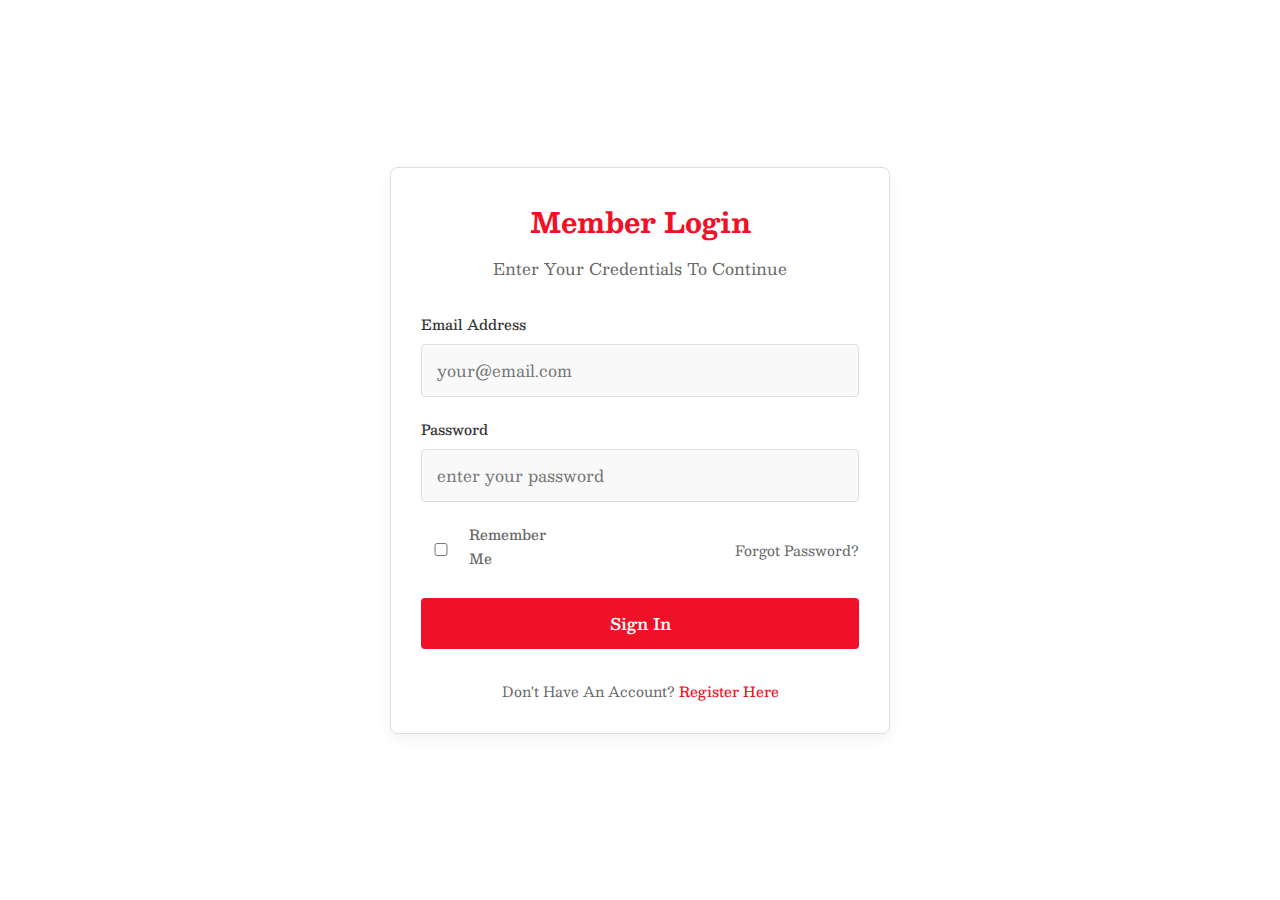
<file: css_event1/login page/login.html>
<!DOCTYPE html>
<html lang="en">
<head>
    <meta charset="UTF-8">
    <meta name="viewport" content="width=device-width, initial-scale=1.0">
    <title>ISITCOM - Member Login</title>
    <link rel="stylesheet" href="https://cdnjs.cloudflare.com/ajax/libs/font-awesome/6.7.2/css/all.min.css">
    <link rel="stylesheet" href="../style.css">
    <link rel="stylesheet" href="login.css">
</head>
<body>
    <section class="login-page">
        <div class="login-container">
            <div class="login-header">
                <h2>Member Login</h2>
                <p>Enter your credentials to continue</p>
            </div>
            
            <form class="login-form">
                <div class="input-group">
                    <label for="username">Email Address</label>
                    <input type="email" id="username" placeholder="your@email.com" required>
                </div>
                
                <div class="input-group">
                    <label for="password">Password</label>
                    <input type="password" id="password" placeholder="Enter your password" required>
                </div>
                
                <div class="login-actions">
                    <div class="remember-me">
                        <input type="checkbox" id="remember">
                        <label for="remember">Remember me</label>
                    </div>
                    <a href="#" class="forgot-password">Forgot password?</a>
                </div>
                
                <button type="submit" class="login-btn">Sign In</button>
                
                <div class="login-footer">
                    Don't have an account? <a href="#">Register here</a>
                </div>
            </form>
        </div>
    </section>
</body>
</html>
</file>
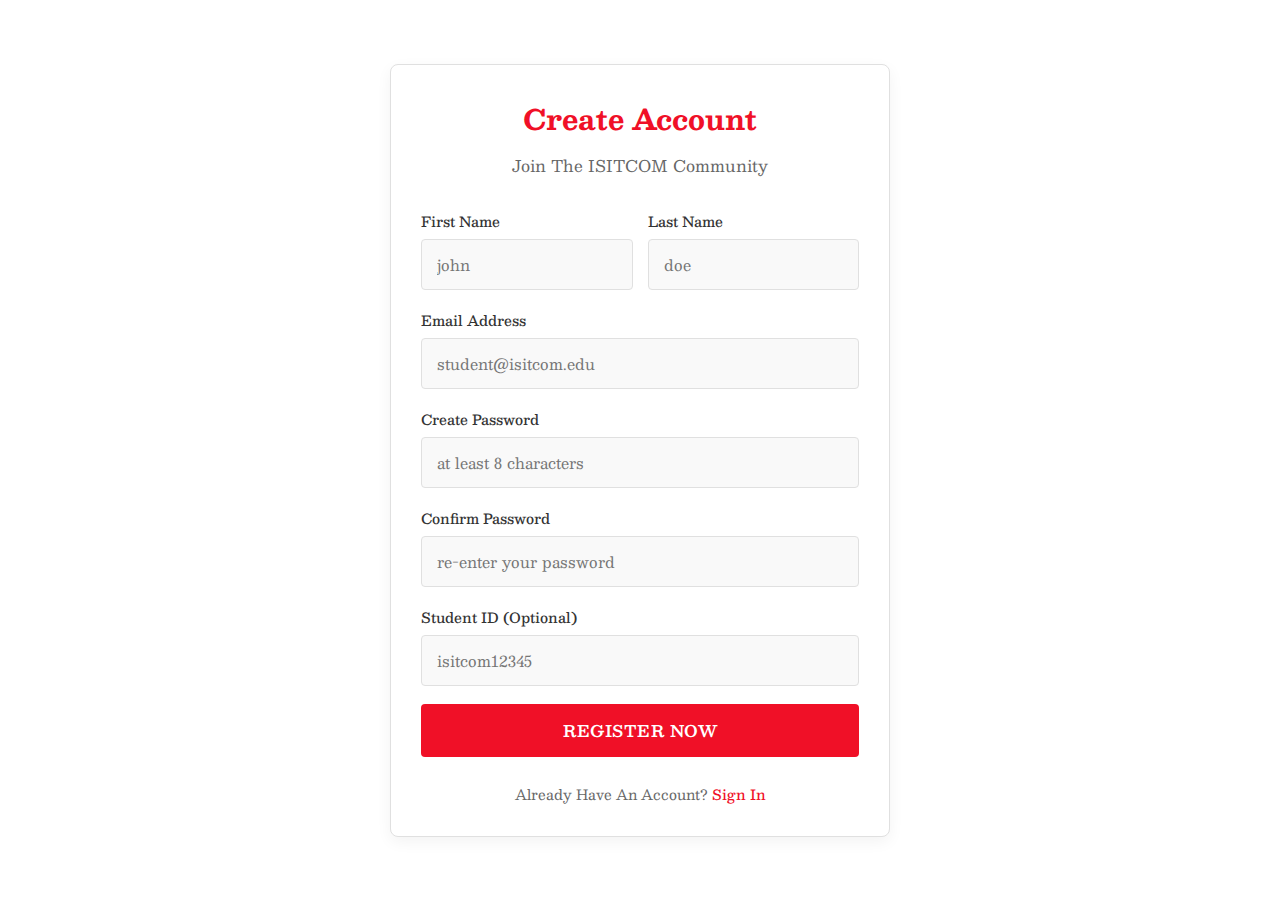
<file: css_event1/sign up/sign-up.html>
<!DOCTYPE html>
<html lang="en">
<head>
    <meta charset="UTF-8">
    <meta name="viewport" content="width=device-width, initial-scale=1.0">
    <title>ISITCOM - Create Account</title>
    <link rel="stylesheet" href="https://cdnjs.cloudflare.com/ajax/libs/font-awesome/6.7.2/css/all.min.css">
    <link rel="stylesheet" href="../style.css">
    <link rel="stylesheet" href="sign-up.css">
</head>
<body>
    <section class="signup-page">
        <div class="signup-container">
            <div class="signup-header">
                <h2>Create Account</h2>
                <p>Join the ISITCOM community</p>
            </div>
            
            <form class="signup-form">
                <div class="name-fields">
                    <div class="input-group">
                        <label for="firstname">First Name</label>
                        <input type="text" id="firstname" placeholder="John" required>
                    </div>
                    <div class="input-group">
                        <label for="lastname">Last Name</label>
                        <input type="text" id="lastname" placeholder="Doe" required>
                    </div>
                </div>
                
                <div class="input-group">
                    <label for="email">Email Address</label>
                    <input type="email" id="email" placeholder="student@isitcom.edu" required>
                </div>
                
                <div class="input-group">
                    <label for="password">Create Password</label>
                    <input type="password" id="password" placeholder="At least 8 characters" required>
                </div>
                
                <div class="input-group">
                    <label for="confirm-password">Confirm Password</label>
                    <input type="password" id="confirm-password" placeholder="Re-enter your password" required>
                </div>
                
                <div class="input-group">
                    <label for="student-id">Student ID (Optional)</label>
                    <input type="text" id="student-id" placeholder="ISITCOM12345">
                </div>
                
                <button type="submit" class="signup-btn">Register Now</button>
                
                <div class="login-link">
                    Already have an account? <a href="login.html">Sign in</a>
                </div>
            </form>
        </div>
    </section>
</body>
</html>
</file>
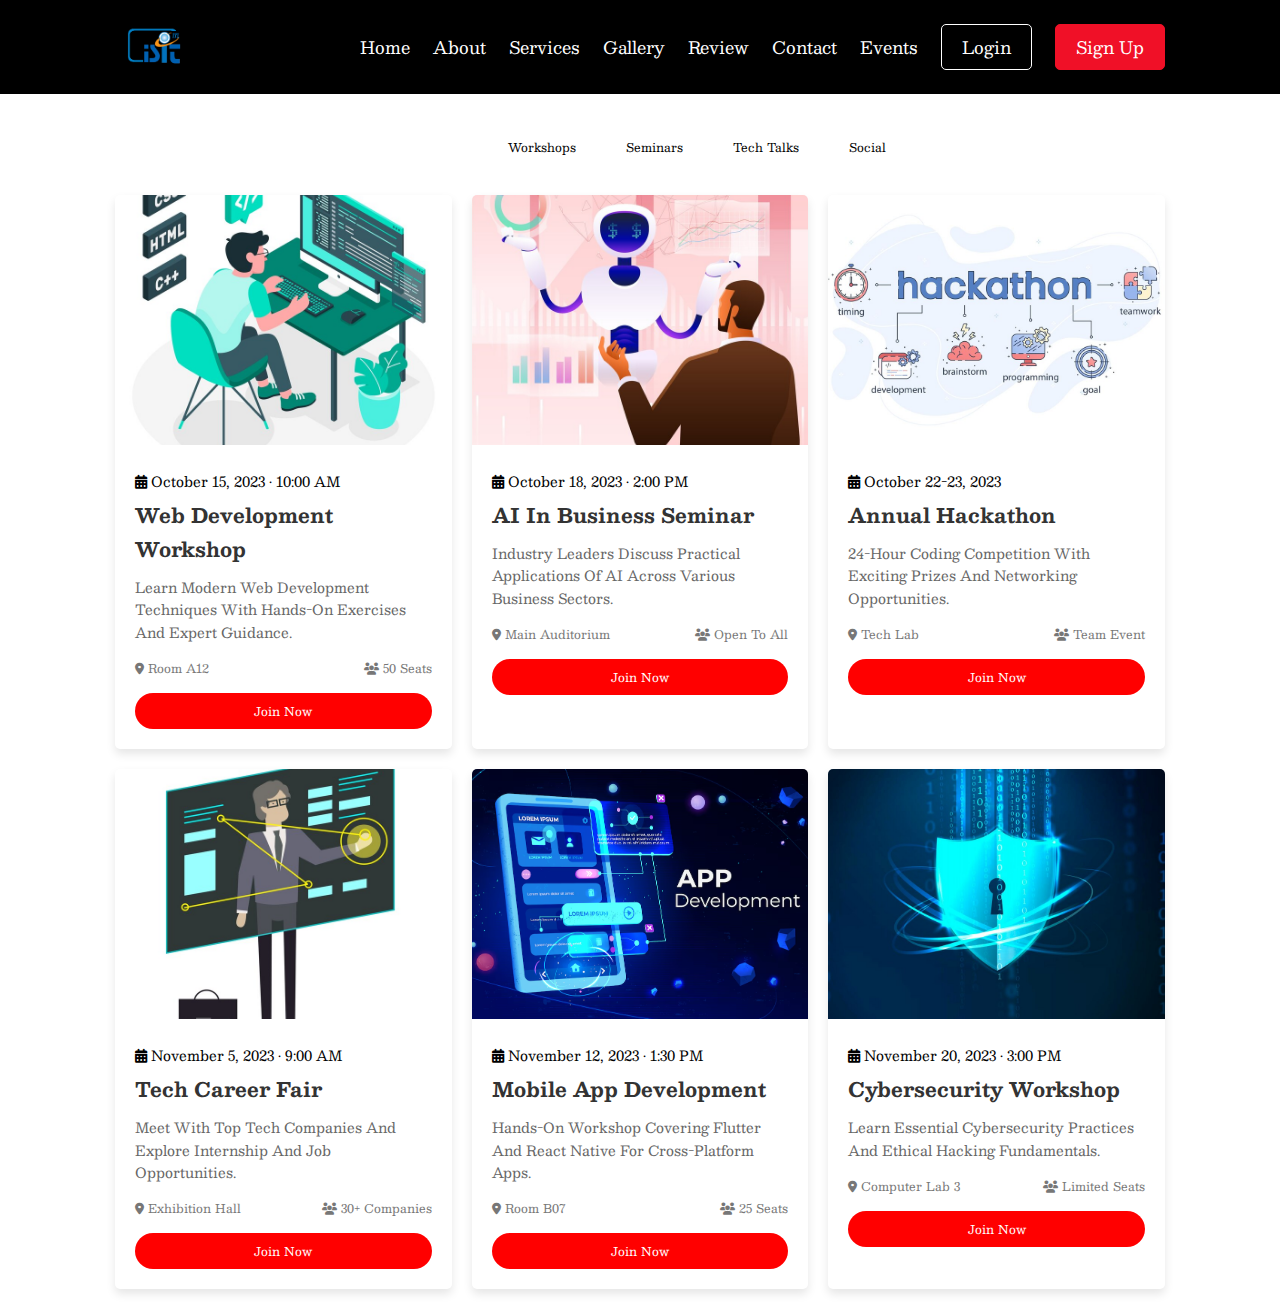
<file: event manager/event/event.html>
<!DOCTYPE html>
<html lang="en">
<head>
    <meta charset="UTF-8">
    <meta name="viewport" content="width=device-width, initial-scale=1.0">
    <title>ISITCOM Events</title>
    <!-- Font Awesome -->
    <link rel="stylesheet" href="https://cdnjs.cloudflare.com/ajax/libs/font-awesome/6.7.2/css/all.min.css">
    <!-- Main CSS -->
    <link rel="stylesheet" href="../style.css">
    <link rel="stylesheet" href="event.css">
 </head>
<body>
    <!-- Navbar -->
    <header class="header">
        <a href="../index.html" class="logo">
            <img src="../imageses/logo.png" alt="ISITCOM Logo">
        </a>

        <div class="navbar">
            <a href="../index.html#Home">Home</a>
            <a href="../index.html#About">About</a>
            <a href="../index.html#Services">Services</a>
            <a href="../index.html#Gallery">Gallery</a>
            <a href="../index.html#Review">Review</a>
            <a href="../index.html#Contact">Contact</a>
            <a href="events.html" class="active">Events</a>
            <button class="Login-button">Login</button>
            <button class="Signup-button">Sign Up</button>
        </div>

        <div id="menuBars" class="fas fa-bars"></div>
    </header>

    <!-- Events Section -->
    <section class="events" id="Events">
        <h1 class="events-heading">ISITCOM <span>Events</span></h1>
        
        <div class="events-filter">
            <button class="filter-btn active">All Events</button>
            <button class="filter-btn">Workshops</button>
            <button class="filter-btn">Seminars</button>
            <button class="filter-btn">Tech Talks</button>
            <button class="filter-btn">Social</button>
        </div>
        
        <div class="events-container">
            <!-- Event 1 -->
            <div class="event-card">
                <img src="../imageses/event1.jpg" alt="Web Development Workshop" class="event-image">
                <div class="event-content">
                    <div class="event-date">
                        <i class="fas fa-calendar-alt"></i> October 15, 2023 • 10:00 AM
                    </div>
                    <h3 class="event-title">Web Development Workshop</h3>
                    <p class="event-description">
                        Learn modern web development techniques with hands-on exercises and expert guidance.
                    </p>
                    <div class="event-meta">
                        <span><i class="fas fa-map-marker-alt"></i> Room A12</span>
                        <span><i class="fas fa-users"></i> 50 seats</span>
                    </div>
                    <button class="event-btn join-btn" data-event="Web Development Workshop">Join Now</button>
                </div>
            </div>
            
            <!-- Event 2 -->
            <div class="event-card">
                <img src="../imageses/event2.jpg" alt="AI Seminar" class="event-image">
                <div class="event-content">
                    <div class="event-date">
                        <i class="fas fa-calendar-alt"></i> October 18, 2023 • 2:00 PM
                    </div>
                    <h3 class="event-title">AI in Business Seminar</h3>
                    <p class="event-description">
                        Industry leaders discuss practical applications of AI across various business sectors.
                    </p>
                    <div class="event-meta">
                        <span><i class="fas fa-map-marker-alt"></i> Main Auditorium</span>
                        <span><i class="fas fa-users"></i> Open to all</span>
                    </div>
                    <button class="event-btn join-btn" data-event="AI in Business Seminar">Join Now</button>
                </div>
            </div>
            
            <!-- Event 3 -->
            <div class="event-card">
                <img src="../imageses/event3.jpg" alt="Hackathon" class="event-image">
                <div class="event-content">
                    <div class="event-date">
                        <i class="fas fa-calendar-alt"></i> October 22-23, 2023
                    </div>
                    <h3 class="event-title">Annual Hackathon</h3>
                    <p class="event-description">
                        24-hour coding competition with exciting prizes and networking opportunities.
                    </p>
                    <div class="event-meta">
                        <span><i class="fas fa-map-marker-alt"></i> Tech Lab</span>
                        <span><i class="fas fa-users"></i> Team event</span>
                    </div>
                    <button class="event-btn join-btn" data-event="Annual Hackathon">Join Now</button>
                </div>
            </div>
            
            <!-- Event 4 -->
            <div class="event-card">
                <img src="../imageses/event4.jpg" alt="Career Fair" class="event-image">
                <div class="event-content">
                    <div class="event-date">
                        <i class="fas fa-calendar-alt"></i> November 5, 2023 • 9:00 AM
                    </div>
                    <h3 class="event-title">Tech Career Fair</h3>
                    <p class="event-description">
                        Meet with top tech companies and explore internship and job opportunities.
                    </p>
                    <div class="event-meta">
                        <span><i class="fas fa-map-marker-alt"></i> Exhibition Hall</span>
                        <span><i class="fas fa-users"></i> 30+ companies</span>
                    </div>
                    <button class="event-btn join-btn" data-event="Tech Career Fair">Join Now</button>
                </div>
            </div>
            
            <!-- Event 5 -->
            <div class="event-card">
                <img src="../imageses/event5.avif" alt="Mobile Development" class="event-image">
                <div class="event-content">
                    <div class="event-date">
                        <i class="fas fa-calendar-alt"></i> November 12, 2023 • 1:30 PM
                    </div>
                    <h3 class="event-title">Mobile App Development</h3>
                    <p class="event-description">
                        Hands-on workshop covering Flutter and React Native for cross-platform apps.
                    </p>
                    <div class="event-meta">
                        <span><i class="fas fa-map-marker-alt"></i> Room B07</span>
                        <span><i class="fas fa-users"></i> 25 seats</span>
                    </div>
                    <button class="event-btn join-btn" data-event="Mobile App Development">Join Now</button>
                </div>
            </div>
            
            <!-- Event 6 -->
            <div class="event-card">
                <img src="../imageses/event6.jpg" alt="Cybersecurity" class="event-image">
                <div class="event-content">
                    <div class="event-date">
                        <i class="fas fa-calendar-alt"></i> November 20, 2023 • 3:00 PM
                    </div>
                    <h3 class="event-title">Cybersecurity Workshop</h3>
                    <p class="event-description">
                        Learn essential cybersecurity practices and ethical hacking fundamentals.
                    </p>
                    <div class="event-meta">
                        <span><i class="fas fa-map-marker-alt"></i> Computer Lab 3</span>
                        <span><i class="fas fa-users"></i> Limited seats</span>
                    </div>
                    <button class="event-btn join-btn" data-event="Cybersecurity Workshop">Join Now</button>
                </div>
            </div>
        </div>
    </section>

    <!-- Registration Modal -->
    <div id="registrationModal" class="modal">
        <div class="modal-content">
            <span class="close">&times;</span>
            <h2 class="modal-title">Register for <span id="eventName"></span></h2>
            <form id="registrationForm">
                <div class="form-group">
                    <label for="fullName">Full Name</label>
                    <input type="text" id="fullName" name="fullName" required>
                </div>
                <div class="form-group">
                    <label for="email">Email</label>
                    <input type="email" id="email" name="email" required>
                </div>
                <div class="form-group">
                    <label for="studentId">Student ID</label>
                    <input type="text" id="studentId" name="studentId" required>
                </div>
                <div class="form-group">
                    <label for="studyLevel">Study Level</label>
                    <select id="studyLevel" name="studyLevel" required>
                        <option value="">Select your level</option>
                        <option value="1st Year">1st Year</option>
                        <option value="2nd Year">2nd Year</option>
                        <option value="3rd Year">3rd Year</option>
                        <option value="engineering">Engineering</option>
                        <option value="Master">Master</option>
                    </select>
                </div>
                <div class="form-group">
                    <label for="specialization">Specialization</label>
                    <input type="text" id="specialization" name="specialization" required>
                </div>
                <div class="form-group">
                    <label for="phone">Phone Number</label>
                    <input type="tel" id="phone" name="phone" required>
                </div>
                <div class="form-group">
                    <label for="notes">Additional Notes</label>
                    <textarea id="notes" name="notes" rows="3"></textarea>
                </div>
                <button type="submit" class="form-submit">Submit Registration</button>
            </form>
        </div>
    </div>

    <!-- Footer -->
    <footer class="Footer">
        <!-- Your footer content from index.html -->
    </footer>

    <!-- JavaScript -->
    <script src="../index.js"></script>
    <script src="event.js"></script>
</body>
</html>
</file>
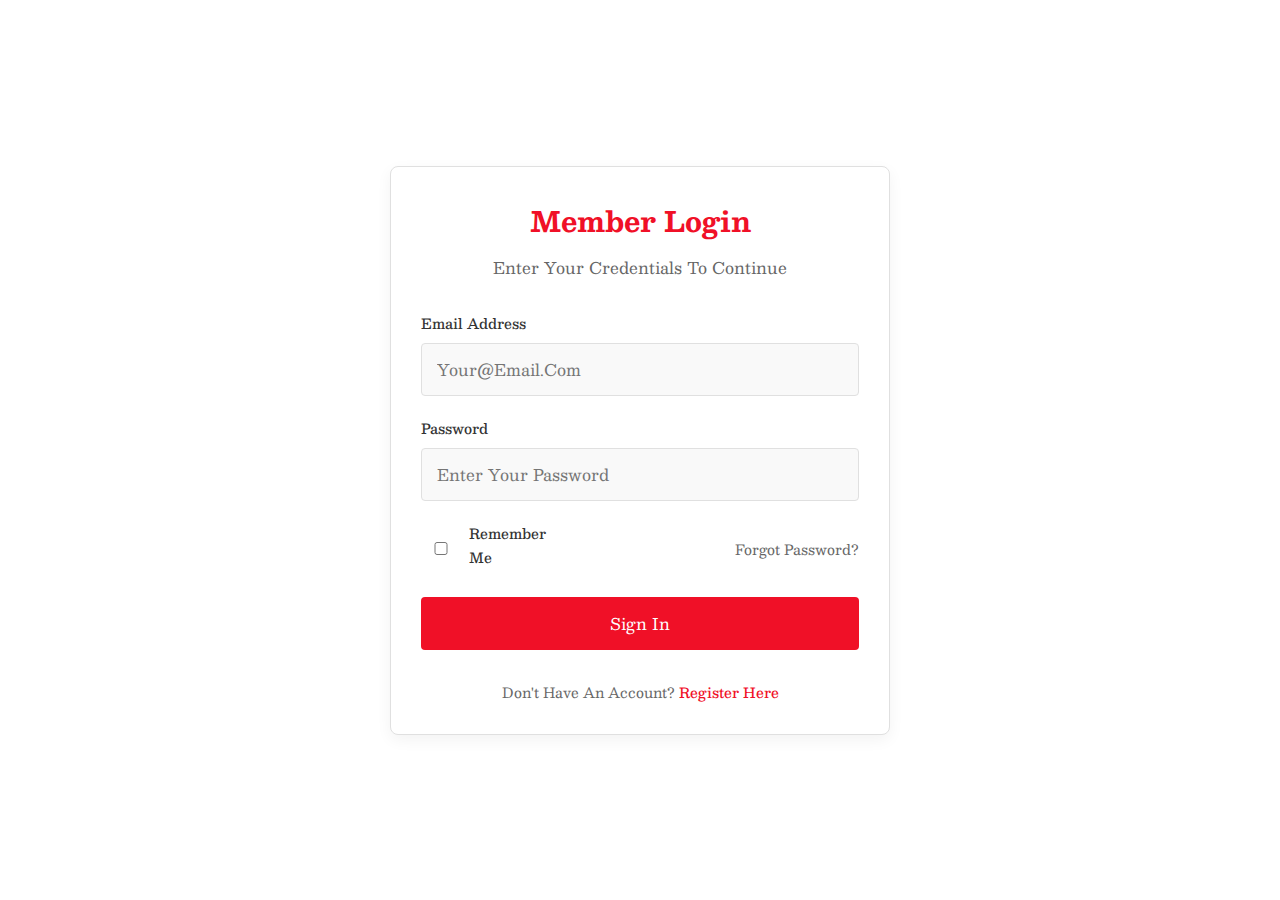
<file: event manager/login page/login.html>
<!DOCTYPE html>
<html lang="en">
<head>
    <meta charset="UTF-8">
    <meta name="viewport" content="width=device-width, initial-scale=1.0">
    <title>ISITCOM - Member Login</title>
    <link rel="stylesheet" href="https://cdnjs.cloudflare.com/ajax/libs/font-awesome/6.7.2/css/all.min.css">
    <link rel="stylesheet" href="../style.css">
    <link rel="stylesheet" href="login.css">
</head>
<body>
    <section class="login-page">
        <div class="login-container">
            <div class="login-header">
                <h2>Member Login</h2>
                <p>Enter your credentials to continue</p>
            </div>

              
            
            <form class="login-form">
                <div class="input-group">
                    <label for="username">Email Address</label>
                    <input type="email" id="username" placeholder="your@email.com" required>
                </div>
                
                <div class="input-group">
                    <label for="password">Password</label>
                    <input type="password" id="password" placeholder="Enter your password" required>
                </div>
                
                <div class="login-actions">
                    <div class="remember-me">
                        <input type="checkbox" id="remember">
                        <label for="remember">Remember me</label>
                    </div>
                    <a href="#" class="forgot-password">Forgot password?</a>
                </div>
                
                <button type="submit" class="login-btn">Sign In</button>
                
                <div class="login-footer">
                    Don't have an account? <a href="../sign up/sign-up.html">Register here</a>
                </div>
            </form>
        </div>
    </section>

    <script src="../auth.js"></script>
</body>
</html>
</file>
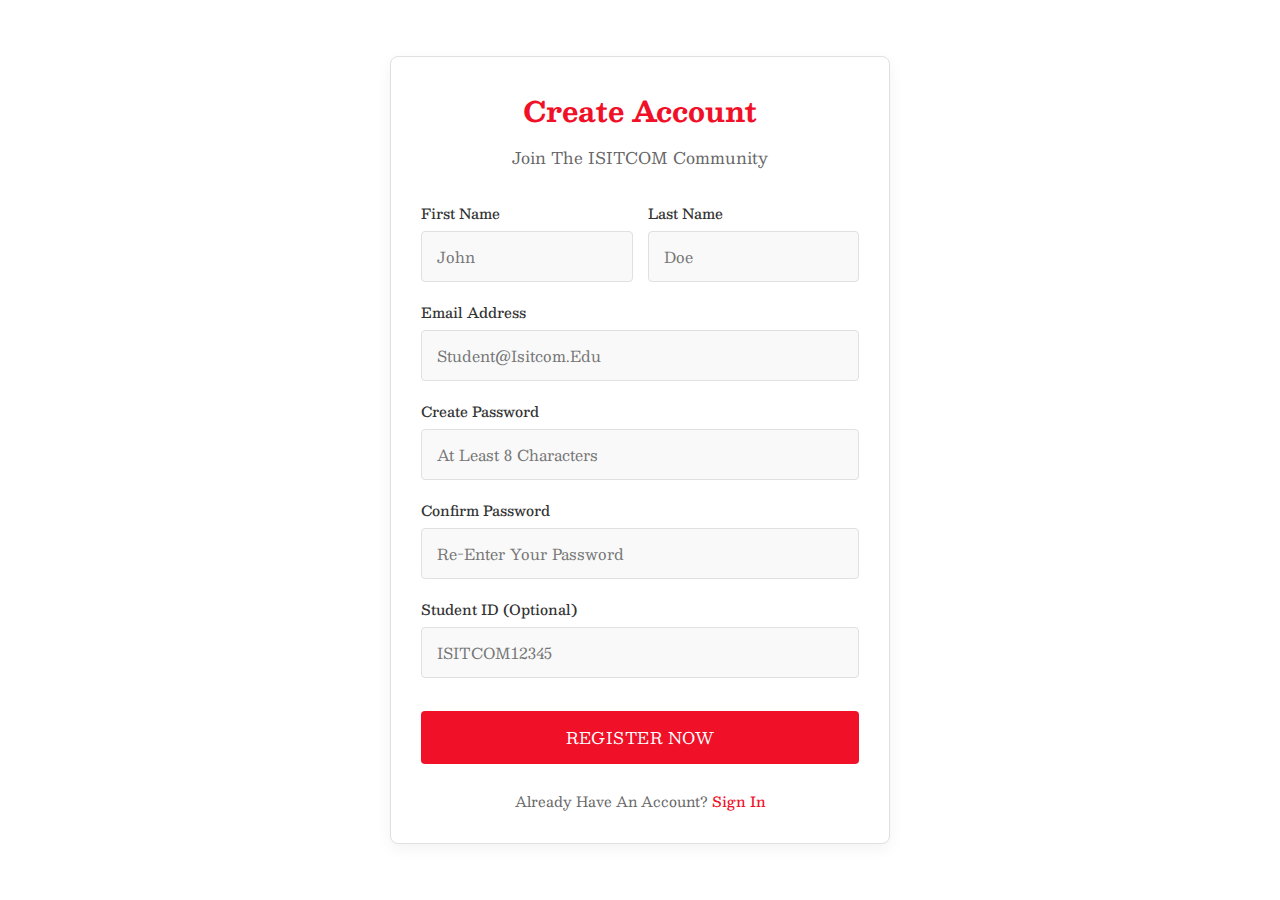
<file: event manager/sign up/sign-up.html>
<!DOCTYPE html>
<html lang="en">
<head>
    <meta charset="UTF-8">
    <meta name="viewport" content="width=device-width, initial-scale=1.0">
    <title>ISITCOM - Create Account</title>
    <link rel="stylesheet" href="https://cdnjs.cloudflare.com/ajax/libs/font-awesome/6.7.2/css/all.min.css">
    <link rel="stylesheet" href="../style.css">
    <link rel="stylesheet" href="sign-up.css">
</head>
<body>
    <section class="signup-page">
        <div class="signup-container">
            <div class="signup-header">
                <h2>Create Account</h2>
                <p>Join the ISITCOM community</p>
            </div>
            
            <form class="signup-form">
                <div class="name-fields">
                    <div class="input-group">
                        <label for="firstname">First Name</label>
                        <input type="text" id="firstname" placeholder="John" required>
                    </div>
                    <div class="input-group">
                        <label for="lastname">Last Name</label>
                        <input type="text" id="lastname" placeholder="Doe" required>
                    </div>
                </div>
                
                <div class="input-group">
                    <label for="email">Email Address</label>
                    <input type="email" id="email" placeholder="student@isitcom.edu" required>
                </div>
                
                <div class="input-group">
                    <label for="password">Create Password</label>
                    <input type="password" id="password" placeholder="At least 8 characters" required>
                </div>
                
                <div class="input-group">
                    <label for="confirm-password">Confirm Password</label>
                    <input type="password" id="confirm-password" placeholder="Re-enter your password" required>
                </div>
                
                <div class="input-group">
                    <label for="student-id">Student ID (Optional)</label>
                    <input type="text" id="student-id" placeholder="ISITCOM12345">
                </div>
                
                <button type="submit" class="signup-btn">Register Now</button>
                
                <div class="login-link">
                    Already have an account? <a href="../login page/login.html">Sign in</a>
                </div>
            </form>
        </div>
    </section>

    <script src="../auth.js"></script>
</body>
</html>
</file>
<file: css_event1/style.css>
@import url("https://fonts.googleapis.com/css2?family=Besley:ital,wght@0,400;1,400;1,500&display=swap");

*{
    font-family: "Besley",serif;
    margin: 0;
    padding: 0;
    box-sizing: border-box;

    border: none;
    outline: none;
    text-transform: capitalize;
    text-decoration: none;
    transition: 0.2s all linear;
}
*::selection{
    background-color: var(--main);
    color: #fff;
}

html{
    font-size: 62.5%;
    overflow-x:hidden ;
    scroll-padding-top: 9rem;
    scroll-behavior: smooth;
}
section{
    padding: 2rem 7%;
}

html::-webkit-scrollbar{
    width: 1rem;
}
html::-webkit-scrollbar-thumb{
    background: var(--main);
}
html::-webkit-scrollbar-track{
    background: #000;
}

/*variable globale*/
:root{
    --main:#f01027;
    --box_shadow: 0 0.5rem 1.5rem rgba(0, 0, 0, 0.3);
}
.btn{
    background: var(--main);
    cursor: pointer;
    color: #fff;
    display: inline-block;
    padding: 0.9rem 3rem;
    margin-top: 1rem;
    font-size: 1.7rem;
}
.btn:hover{
    letter-spacing: 0.2rem;
}

.heading{
    font-size: 4rem;
    text-align: center;
    text-transform: uppercase;
    padding-bottom: 3.5rem;
}
.heading span{
    color: var(--main);
    text-transform: uppercase;
}

/*navbar/header start*/
.header{
    position: fixed;
    top: 0;
    left: 0;
    right: 0;
    z-index: 1000;
    background: #000;
    display: flex;
    justify-content: space-between;
    align-items: center;
    padding: 15px 20px;
}
.header .logo img{
    height: 6rem;
}
.header .navbar{
    text-align: center;
    justify-content: space-between;
    display: flex;
}
.header .navbar a{
    color: #fff;
    font-size: 1.7rem;
    margin-left: 2rem;
}
.header .navbar a:hover {
    color: var(--main);
}
#menuBars{
    color: #fff;
    cursor: pointer;
    font-size: 3rem ;
    display: none;

}

/* Login Button Styles */
.header .navbar .Login-button {
    background-color: transparent;
    border: 1px solid white;
    color: white;
    padding: 0.8rem 2rem;
    border-radius: 0.5rem;
    font-size: 1.7rem;
    margin-left: 2rem;
    cursor: pointer;
    transition: all 0.2s linear;
}

.header .navbar .Login-button:hover {
    background-color: var(--main);
    border-color: var(--main);
    color: #fff;
}

/* Sign Up Button - Matches Login but inverted colors */
.header .navbar .Signup-button {
    background-color: var(--main); /* Your red color */
    border: 1px solid var(--main);
    color: white;
    padding: 0.8rem 2rem;
    border-radius: 0.5rem;
    font-size: 1.7rem;
    margin-left: 1rem; /* Less space than login button */
    cursor: pointer;
    transition: all 0.2s linear;
}

.header .navbar .Signup-button:hover {
    background-color: transparent;
    color: var(--main);
}

/* Update Login button to have more right margin */
.header .navbar .Login-button {
    margin-left: 2rem; /* Increased from before */
    margin-right: 1rem; /* Added space before Sign Up */
}

/* Mobile responsiveness */
@media (max-width: 768px) {
    .header .navbar .Signup-button {
        display: block;
        width: calc(100% - 2.6rem);
        margin: 0 1.3rem 1.3rem;
        padding: 1.3rem;
        font-size: 2rem;
    }
}

/*navabar/header end*/


/*home section start*/
.home{
    background: linear-gradient(rgba(0,0,0,0.5),rgba(0,0,0,0.6)), url("imageses/header.jpg");
    min-height: 100vh;
    background-position: center;
    background-size: cover;
    object-fit: cover;
    background-repeat: no-repeat;
    display: flex;
    align-items: center;
}
.home .content{
    max-width: 60rem;
    color: #fff;
    
}
.home .content h3{
    font-size: 6rem;
    text-transform: uppercase;
}
.home .content p{
    font-weight: lighter;
    font-size: 2rem;
    line-height: 1.8;
    color: #ccc;
    padding: 1rem 0;
}
/*home section end*/


/*About us section start*/
.about .row{
    display: flex;
    align-items: center;
    flex-wrap: wrap;
    gap: 1.5rem;
}
.about .row .img{
    flex: 1 1 45rem;
    padding: 1rem;
}
.about .row .img img{
    width: 100%;
    border: 1rem solid var(--main);
    border-radius: 0.6rem;

}
.about .row .content{
    flex: 1 1 45rem;
}
.about .row .content h3{
    font-size: 3.5rem;
}
.about .content p{
    font-size: 1.5rem;
    padding: 1rem 0;
    line-height: 2;
}
/*About us section end*/



/*Services section start*/
/*4444*/
.services .boxcontainer{
    display: grid;
    grid-template-columns: repeat(auto-fit,minmax(27rem,1fr));
    gap: 1.5rem;
}
.services .boxcontainer .box{
    background: rgb(20,19, 19);
    text-align: center;
    padding: 2.5rem;
    border-radius: 0.5rem;
    color: #fff;
    cursor: pointer;
}

.services .boxcontainer .box:hover i{
    transform: scale(1.2);
}
.services .boxcontainer .box i{
    width: 6rem;
    height: 6rem;
    border-radius: 50%;
    line-height: 6rem;
    font-size: 2.5rem;
    color: #fff;
    background: var(--main);
}
.services .boxcontainer .box h3{
    padding: 1rem 0;
    font-size: 2rem;}
.services .boxcontainer .box p{
    line-height: 1.8;
    color: #eee;
    font-size: 1.4rem;
}

/*Services section end*/


/*Gallery section start*/
.gallery{
    margin-bottom: 200px;
}
.gallery .boxCotainer{
    display: grid;
    grid-template-columns: repeat(auto-fit,minmax(27rem,1fr));
    gap: 1.5rem;

}
.gallery .boxContainer .box img{
    height: 100%;
    width: 100%;
    object-fit: cover;
}


/*Gallery section end*/

/*Review section */
.reviews-container {
    max-width: 800px;
    margin: 0 auto;
    background-color: white;
    padding: 30px;
    border-radius: 10px;
    border: 1px solid #e0e0e0;
    box-shadow: inset 0 0 8px rgba(0,0,0,0.1), 0 0 15px rgba(0, 0, 0, 0.1);
}


.review-form {
    display: flex;
    flex-direction: column;
    gap: 20px;
    margin-bottom: 40px;
    
}

.form-group {
    display: flex;
    flex-direction: column;
    gap: 5px;
}



.rating-container {
    display: flex;
    align-items: center;
    gap: 10px;
}

.rating-stars {
    display: flex;
    gap: 5px;
}

.star {
    font-size: 24px;
    color: #ddd;
    cursor: pointer;
    transition: color 0.2s;
}

.star:hover, .star.active {
    color: #ffc107;
}

.rating-value {
    font-weight: bold;
    font-size: 18px;
}

.submit-btn {
    background-color: #000;
    color: white;
    border: none;
    padding: 12px 24px;
    font-size: 16px;
    font-weight: 600;
    border-radius: 4px;
    cursor: pointer;
    transition: background-color 0.2s;
    margin: 0 auto;
    display: block;
}

.submit-btn:hover {
    background-color: #3c3f3c;
}

.reviews-list {
    display: flex;
    flex-direction: column;
    gap: 20px;
}

.review-item {
    background-color: #f9f9f9;
    padding: 20px;
    border-radius: 8px;
    border-left: 4px solid #f01027;
}

.review-header {
    display: flex;
    justify-content: space-between;
    margin-bottom: 10px;
}

.review-name {
    font-weight: bold;
    color: #333;
}

.review-rating {
    color: #ffc107;
    font-weight: bold;
}

.review-comment {
    color: #555;
    line-height: 1.5;
}

/*Review section end*/



/*Contact section */
h1 {
    font-size: 28px;
    font-weight: 600;
    margin-bottom: 20px;
    text-align: center;
}
.contact-form {
    max-width: 800px;
    margin: 0 auto;
}
.form-group {
    font-family: "Besley",serif;
    margin-bottom: 25px;
    flex: 1;
}
.form-row {
    display: flex;
    gap: 20px;
    margin-bottom: 20px;
}

label {
    display: block;
    font-weight: 600;
    margin-bottom: 8px;
    font-size: 14px;
}

input, textarea {
    width: 100%;
    padding: 12px 15px;
    border: 1px solid #ddd;
    border-radius: 4px;
    font-size: 16px;
    box-sizing: border-box;
    text-transform: lowercase;
}

textarea {
    min-height: 120px;
    resize: vertical;
}

hr {
    border: none;
    border-top: 1px solid #eee;
    margin: 30px 0;
}

button {
    background-color: #000;
    color: white;
    border: none;
    padding: 12px 24px;
    font-size: 16px;
    font-weight: 600;
    border-radius: 4px;
    cursor: pointer;
    transition: background-color 0.2s;
    margin: 0 auto;
    display: block;
}

button:hover {
    background-color: #333;
}


/*Contact section end */

/*Media query*/

@media (max-width: 991px) {

    html{
        font-size: 55%;
    }
    .header{
        padding: 1.5rem 2rem;
    }
}

@media (max-width: 768px){
    #menuBars{
        display: initial;
    }
    .header .navbar{
        position: absolute;
        top: 100%;
        left: 0;
        right: 0;
        border-top: 0.2rem solid #222;
        background: #000;
        clip-path: polygon(0 0 ,100% 0,100% 0, 0 0);
    }
    .header .navbar.active{
        clip-path: polygon(0 0, 100% 0, 100% 100%, 0 100%);


    }
    .header .navbar a{
        display: flex;
        background: #333;
        font-size: 2rem;
        margin: 1.3rem;
        padding: 1.3rem;
        border-radius: 0.5rem;
    }


/* Mobile Responsiveness */
@media (max-width: 768px) {
    .header .navbar .Login-button {
        display: block;
        width: calc(100% - 2.6rem); /* Match other nav items */
        margin: 1.3rem;
        padding: 1.3rem;
        text-align: center;
        font-size: 2rem;
    }
}
    .fa-times{
        transform: rotate(180deg);
    }

    .home{
        background-position:left ;
        justify-content: center;
        text-align: center;
    }
    .home .content h3{
        font-size: 4rem;

    }
    .home .content p{
        font-size: 1.5rem;
    }
}

@media(max-width:450px){
    html{
        font-size: 50%;
    }
}
</file>
<file: css_event1/login page/login.css>
:root {
    --main: #f01027; /* Keeping your red accent */
    --text: #333333;
    --light-bg: #f9f9f9;
    --border: #e0e0e0;
}

body {
    background-color: white;
    color: var(--text);
}

.login-page {
    background: white;
    min-height: 100vh;
    display: flex;
    justify-content: center;
    align-items: center;
    padding: 2rem;
}

.login-container {
    background: white;
    border: 1px solid var(--border);
    border-radius: 8px;
    width: 100%;
    max-width: 500px;
    padding: 3rem;
    box-shadow: 0 5px 15px rgba(0, 0, 0, 0.05);
}

.login-header {
    text-align: center;
    margin-bottom: 3rem;
}

.login-header h2 {
    font-size: 2.8rem;
    color: var(--main);
    margin-bottom: 1rem;
}

.login-header p {
    color: #666;
    font-size: 1.6rem;
}

.login-form .input-group {
    margin-bottom: 2rem;
}

.login-form label {
    display: block;
    color: var(--text);
    font-size: 1.4rem;
    margin-bottom: 0.8rem;
    font-weight: 500;
}

.login-form input {
    width: 100%;
    padding: 1.2rem 1.5rem;
    border-radius: 4px;
    border: 1px solid var(--border);
    background: var(--light-bg);
    color: var(--text);
    font-size: 1.6rem;
}

.login-form input:focus {
    border-color: var(--main);
    outline: none;
    box-shadow: 0 0 0 2px rgba(240, 16, 39, 0.1);
}

.login-actions {
    display: flex;
    justify-content: space-between;
    align-items: center;
    margin: 2rem 0;
}

.remember-me {
    display: flex;
    align-items: center;
}

.remember-me input {
    margin-right: 0.8rem;
    accent-color: var(--main);
}

.remember-me label {
    color: #666;
    font-size: 1.4rem;
}

.login-btn {
    background: var(--main);
    color: white;
    border: none;
    padding: 1.2rem 3rem;
    font-size: 1.6rem;
    border-radius: 4px;
    cursor: pointer;
    width: 100%;
    transition: all 0.3s ease;
}

.login-btn:hover {
    background: #d10f25;
}

.forgot-password {
    color: #666;
    font-size: 1.4rem;
    text-decoration: none;
    transition: color 0.3s ease;
}

.forgot-password:hover {
    color: var(--main);
}

.login-footer {
    margin-top: 3rem;
    text-align: center;
    color: #666;
    font-size: 1.4rem;
}

.login-footer a {
    color: var(--main);
    text-decoration: none;
    font-weight: 500;
}
</file>
<file: css_event1/sign up/sign-up.css>
:root {
    --main: #f01027; /* Your red brand color */
    --text: #333333;
    --light-bg: #f9f9f9;
    --border: #e0e0e0;
}

body {
    background-color: white;
    color: var(--text);
    font-family: "Besley", serif;
}

.signup-page {
    background: white;
    min-height: 100vh;
    display: flex;
    justify-content: center;
    align-items: center;
    padding: 2rem;
}

.signup-container {
    background: white;
    border: 1px solid var(--border);
    border-radius: 8px;
    width: 100%;
    max-width: 500px;
    padding: 3rem;
    box-shadow: 0 5px 15px rgba(0, 0, 0, 0.05);
}

.signup-header {
    text-align: center;
    margin-bottom: 3rem;
}

.signup-header h2 {
    font-size: 2.8rem;
    color: var(--main);
    margin-bottom: 1rem;
}

.signup-header p {
    color: #666;
    font-size: 1.6rem;
}

.signup-form .input-group {
    margin-bottom: 1.8rem;
}

.signup-form label {
    display: block;
    color: var(--text);
    font-size: 1.4rem;
    margin-bottom: 0.6rem;
    font-weight: 500;
}

.signup-form input, .signup-form select {
    width: 100%;
    padding: 1.2rem 1.5rem;
    border-radius: 4px;
    border: 1px solid var(--border);
    background: var(--light-bg);
    color: var(--text);
    font-size: 1.5rem;
    font-family: "Besley", serif;
}

.signup-form input:focus, .signup-form select:focus {
    border-color: var(--main);
    outline: none;
    box-shadow: 0 0 0 2px rgba(240, 16, 39, 0.1);
}

.name-fields {
    display: flex;
    gap: 1.5rem;
}

.name-fields .input-group {
    flex: 1;
}

.signup-btn {
    background: var(--main);
    color: white;
    border: none;
    padding: 1.3rem 3rem;
    font-size: 1.6rem;
    border-radius: 4px;
    cursor: pointer;
    width: 100%;
    margin-top: 1.5rem;
    transition: all 0.3s ease;
    text-transform: uppercase;
    letter-spacing: 0.5px;
}

.signup-btn:hover {
    background: #d10f25;
    letter-spacing: 1px;
}

.login-link {
    margin-top: 2.5rem;
    text-align: center;
    color: #666;
    font-size: 1.4rem;
}

.login-link a {
    color: var(--main);
    text-decoration: none;
    font-weight: 500;
}

/* Responsive adjustments */
@media (max-width: 480px) {
    .name-fields {
        flex-direction: column;
        gap: 0;
    }
    
    .signup-container {
        padding: 2.5rem;
    }
}
</file>
<file: event manager/style.css>
@import url("https://fonts.googleapis.com/css2?family=Besley:ital,wght@0,400;1,400;1,500&display=swap");

*{
    font-family: "Besley",serif;
    margin: 0;
    padding: 0;
    box-sizing: border-box;

    border: none;
    outline: none;
    text-transform: capitalize;
    text-decoration: none;
    transition: 0.2s all linear;
}
*::selection{
    background-color: var(--main);
    color: #fff;
}

html{
    font-size: 62.5%;
    overflow-x:hidden ;
    scroll-padding-top: 9rem;
    scroll-behavior: smooth;
}
section{
    padding: 2rem 7%;
}

html::-webkit-scrollbar{
    width: 1rem;
}
html::-webkit-scrollbar-thumb{
    background: var(--main);
}
html::-webkit-scrollbar-track{
    background: #000;
}

/*variable globale*/
:root{
    --main:#f01027;
    --box_shadow: 0 0.5rem 1.5rem rgba(0, 0, 0, 0.3);
}
.btn{
    background: var(--main);
    cursor: pointer;
    color: #fff;
    display: inline-block;
    padding: 0.9rem 3rem;
    margin-top: 1rem;
    font-size: 1.7rem;
}
.btn:hover{
    letter-spacing: 0.2rem;
}

.heading{
    font-size: 4rem;
    text-align: center;
    text-transform: uppercase;
    padding-bottom: 3.5rem;
}
.heading span{
    color: var(--main);
    text-transform: uppercase;
}

/*navbar/header start*/
.header{
    position: fixed;
    top: 0;
    left: 0;
    right: 0;
    z-index: 1000;
    background: #000;
    display: flex;
    justify-content: space-between;
    align-items: center;
    padding: 1.5rem 9%;
}
.header .logo img{
    height: 6rem;
}

.header .navbar a{
    color: #fff;
    font-size: 1.7rem;
    margin-left: 2rem;
}
.header .navbar a:hover {
    color: var(--main);
}
#menuBars{
    color: #fff;
    cursor: pointer;
    font-size: 3rem ;
    display: none;

}

/* Login Button Styles */
.header .navbar .Login-button {
    background-color: transparent;
    border: 1px solid white;
    color: white;
    padding: 0.8rem 2rem;
    border-radius: 0.5rem;
    font-size: 1.7rem;
    margin-left: 2rem;
    cursor: pointer;
    transition: all 0.2s linear;
}

.header .navbar .Login-button:hover {
    background-color: var(--main);
    border-color: var(--main);
    color: #fff;
}

/* Sign Up Button - Matches Login but inverted colors */
.header .navbar .Signup-button {
    background-color: var(--main); /* Your red color */
    border: 1px solid var(--main);
    color: white;
    padding: 0.8rem 2rem;
    border-radius: 0.5rem;
    font-size: 1.7rem;
    margin-left: 1rem; /* Less space than login button */
    cursor: pointer;
    transition: all 0.2s linear;
}

.header .navbar .Signup-button:hover {
    background-color: transparent;
    color: var(--main);
}

/* Update Login button to have more right margin */
.header .navbar .Login-button {
    margin-left: 2rem; /* Increased from before */
    margin-right: 1rem; /* Added space before Sign Up */
}

/* Mobile responsiveness */
@media (max-width: 768px) {
    .header .navbar .Signup-button {
        display: block;
        width: calc(100% - 2.6rem);
        margin: 0 1.3rem 1.3rem;
        padding: 1.3rem;
        font-size: 2rem;
    }
}

/*navabar/header end*/


/*home section start*/
.home{
    background: linear-gradient(rgba(0,0,0,0.5),rgba(0,0,0,0.6)), url("imageses/header.jpg");
    min-height: 100vh;
    background-position: center;
    background-size: cover;
    object-fit: cover;
    background-repeat: no-repeat;
    display: flex;
    align-items: center;
}
.home .content{
    max-width: 60rem;
    color: #fff;
    
}
.home .content h3{
    font-size: 6rem;
    text-transform: uppercase;
}
.home .content p{
    font-weight: lighter;
    font-size: 2rem;
    line-height: 1.8;
    color: #ccc;
    padding: 1rem 0;
}
/*home section end*/


/*About us section start*/
.about .row{
    display: flex;
    align-items: center;
    flex-wrap: wrap;
    gap: 1.5rem;
}
.about .row .img{
    flex: 1 1 45rem;
    padding: 1rem;
}
.about .row .img img{
    width: 100%;
    border: 1rem solid var(--main);
    border-radius: 0.6rem;

}
.about .row .content{
    flex: 1 1 45rem;
}
.about .row .content h3{
    font-size: 3.5rem;
}
.about .content p{
    font-size: 1.5rem;
    padding: 1rem 0;
    line-height: 2;
}
/*About us section end*/



/*Services section start*/
/*4444*/
.services .boxcontainer{
    display: grid;
    grid-template-columns: repeat(auto-fit,minmax(27rem,1fr));
    gap: 1.5rem;
}
.services .boxcontainer .box{
    background: rgb(20,19, 19);
    text-align: center;
    padding: 2.5rem;
    border-radius: 0.5rem;
    color: #fff;
    cursor: pointer;
}

.services .boxcontainer .box:hover i{
    transform: scale(1.2);
}
.services .boxcontainer .box i{
    width: 6rem;
    height: 6rem;
    border-radius: 50%;
    line-height: 6rem;
    font-size: 2.5rem;
    color: #fff;
    background: var(--main);
}
.services .boxcontainer .box h3{
    padding: 1rem 0;
    font-size: 2rem;}
.services .boxcontainer .box p{
    line-height: 1.8;
    color: #eee;
    font-size: 1.4rem;
}

/*Services section end*/


/* Gallery Section */
.gallery-section {
    padding: 4rem 2rem;
    background-color: #f9f9f9;
    margin-bottom: 4rem;
}

.gallery-section__heading {
    font-size: 2.5rem;
    text-align: center;
    margin-bottom: 3rem;
    color: #333;
}

.gallery-section__heading span {
    color: #f01027;
}

.gallery-section__grid {
    display: grid;
    grid-template-columns: repeat(auto-fill, minmax(300px, 1fr));
    gap: 2rem;
    max-width: 1400px;
    margin: 0 auto;
}

.gallery-section__card {
    position: relative;
    border-radius: 12px;
    overflow: hidden;
    box-shadow: 0 5px 15px rgba(0, 0, 0, 0.1);
    transition: transform 0.3s ease, box-shadow 0.3s ease;
    background: white;
}

.gallery-section__card:hover {
    transform: translateY(-5px);
    box-shadow: 0 10px 25px rgba(0, 0, 0, 0.15);
}

.gallery-section__image {
    width: 100%;
    height: 250px;
    object-fit: cover;
    display: block;
    transition: opacity 0.3s ease;
}

.gallery-section__card:hover .gallery-section__image {
    opacity: 0.9;
}

.gallery-section__content {
    padding: 1.5rem;
    position: relative;
}

.gallery-section__title {
    font-size: 1.25rem;
    margin-bottom: 1rem;
    color: #333;
}

.gallery-section__actions {
    display: flex;
    gap: 1rem;
    justify-content: center;
}

.gallery-section__action-btn {
    background: none;
    border: none;
    color: #666;
    font-size: 1.1rem;
    cursor: pointer;
    transition: color 0.2s ease;
    padding: 0.5rem;
}

.gallery-section__action-btn:hover {
    color: #f01027;
}

/* Responsive adjustments */
@media (max-width: 768px) {
    .gallery-section__grid {
        grid-template-columns: repeat(auto-fill, minmax(250px, 1fr));
    }
    
    .gallery-section__heading {
        font-size: 2rem;
    }
}

@media (max-width: 480px) {
    .gallery-section {
        padding: 2rem 1rem;
    }
    
    .gallery-section__grid {
        grid-template-columns: 1fr;
    }
}
/*gallery section end*/

/*Review section */
.review-section {
    max-width: 800px;
    margin: 0 auto;
    padding: 2rem 0;
}

.review-section__heading {
    font-size: 2rem;
    font-weight: 600;
    margin-bottom: 1.5rem;
    text-align: center;
}

.review-section__heading span {
    color: #f01027;
}

.review-section__form {
    background-color: white;
    padding: 2rem;
    border-radius: 10px;
    border: 1px solid #e0e0e0;
    box-shadow: inset 0 0 8px rgba(0,0,0,0.1), 0 0 15px rgba(0, 0, 0, 0.1);
    margin-bottom: 2.5rem;
}

.review-section__form-group {
    display: flex;
    flex-direction: column;
    gap: 0.5rem;
    margin-bottom: 1.25rem;
}

.review-section__label {
    font-weight: 600;
    font-size: 0.875rem;
}

.review-section__input,
.review-section__textarea {
    width: 100%;
    padding: 0.75rem 1rem;
    border: 1px solid #ddd;
    border-radius: 4px;
    font-size: 1rem;
}

.review-section__textarea {
    min-height: 120px;
    resize: vertical;
}

.review-section__rating-container {
    display: flex;
    align-items: center;
    gap: 0.625rem;
}

.review-section__stars {
    display: flex;
    gap: 0.3125rem;
}

.review-section__star {
    font-size: 1.5rem;
    color: #ddd;
    cursor: pointer;
    transition: color 0.2s;
}

.review-section__star:hover, 
.review-section__star--active {
    color: #ffc107;
}

.review-section__rating-value {
    font-weight: bold;
    font-size: 1.125rem;
}

.review-section__submit-btn {
    background-color: #000;
    color: white;
    border: none;
    padding: 0.75rem 1.5rem;
    font-size: 1rem;
    font-weight: 600;
    border-radius: 4px;
    cursor: pointer;
    transition: background-color 0.2s;
    margin: 0 auto;
    display: block;
}

.review-section__submit-btn:hover {
    background-color: #333;
}

.review-section__list {
    display: flex;
    flex-direction: column;
    gap: 1.25rem;
}

.review-section__item {
    background-color: #f9f9f9;
    padding: 1.25rem;
    border-radius: 8px;
    border-left: 4px solid #f01027;
}

.review-section__header {
    display: flex;
    justify-content: space-between;
    margin-bottom: 0.625rem;
}

.review-section__name {
    font-weight: bold;
    color: #333;
}

.review-section__rating {
    color: #ffc107;
    font-weight: bold;
}

.review-section__comment {
    color: #555;
    line-height: 1.5;
}

/* Contact Section */
.contact-section {
    max-width: 800px;
    margin: 0 auto;
    padding: 2rem 0;
}

.contact-section__heading {
    font-size: 2rem;
    font-weight: 600;
    margin-bottom: 1.5rem;
    text-align: center;
}

.contact-section__heading span {
    color: #f01027;
}

.contact-section__form {
    background-color: white;
    padding: 2rem;
    border-radius: 10px;
    border: 1px solid #e0e0e0;
    box-shadow: inset 0 0 8px rgba(0,0,0,0.1), 0 0 15px rgba(0, 0, 0, 0.1);
}

.contact-section__form-row {
    display: flex;
    gap: 1.25rem;
    margin-bottom: 1.25rem;
}

.contact-section__form-group {
    flex: 1;
}

.contact-section__label {
    display: block;
    font-weight: 600;
    margin-bottom: 0.5rem;
    font-size: 0.875rem;
}

.contact-section__input,
.contact-section__textarea {
    width: 100%;
    padding: 0.75rem 1rem;
    border: 1px solid #ddd;
    border-radius: 4px;
    font-size: 1rem;
    text-transform: lowercase;
}

.contact-section__textarea {
    min-height: 120px;
    resize: vertical;
}

.contact-section__divider {
    border: none;
    border-top: 1px solid #eee;
    margin: 1.875rem 0;
}

.contact-section__submit-btn {
    background-color: #000;
    color: white;
    border: none;
    padding: 0.75rem 1.5rem;
    font-size: 1rem;
    font-weight: 600;
    border-radius: 4px;
    cursor: pointer;
    transition: background-color 0.2s;
    margin: 0 auto;
    display: block;
}

.contact-section__submit-btn:hover {
    background-color: #333;
}
/*contact section end*/


/*Media query*/

@media (max-width: 991px) {

    html{
        font-size: 55%;
    }
    .header{
        padding: 1.5rem 2rem;
    }
}

@media (max-width: 768px){
    #menuBars{
        display: initial;
    }
    .header .navbar{
        position: absolute;
        top: 100%;
        left: 0;
        right: 0;
        border-top: 0.2rem solid #222;
        background: #000;
        clip-path: polygon(0 0 ,100% 0,100% 0, 0 0);
    }
    .header .navbar.active{
        clip-path: polygon(0 0, 100% 0, 100% 100%, 0 100%);


    }
    .header .navbar a{
        display: flex;
        background: #333;
        font-size: 2rem;
        margin: 1.3rem;
        padding: 1.3rem;
        border-radius: 0.5rem;
    }


/* Mobile Responsiveness */
@media (max-width: 768px) {
    .header .navbar .Login-button {
        display: block;
        width: calc(100% - 2.6rem); /* Match other nav items */
        margin: 1.3rem;
        padding: 1.3rem;
        text-align: center;
        font-size: 2rem;
    }
}
    .fa-times{
        transform: rotate(180deg);
    }

    .home{
        background-position:left ;
        justify-content: center;
        text-align: center;
    }
    .home .content h3{
        font-size: 4rem;

    }
    .home .content p{
        font-size: 1.5rem;
    }
}

@media(max-width:450px){
    html{
        font-size: 50%;
    }
}
</file>
<file: event manager/event/event.css>
.events {
    padding: 2rem 9%;
}

.events-heading {
    text-align: center;
    font-size: 3.5rem;
    padding: 1rem;
    color: #333;
    margin-bottom: 3rem;
}

.events-heading span {
    color: var(--main-color);
}

/* Filter Buttons - Matches your buttons */
.events-filter {
    display: flex;
    justify-content: center;
    flex-wrap: wrap;
    gap: 1rem;
    margin-bottom: 3rem;
}

.filter-btn {
    padding: 0.8rem 2rem;
    background: transparent;
    color: var(--main-color);
    border: 0.2rem solid var(--main-color);
    border-radius: 5rem;
    font-size: 1.2rem;
    cursor: pointer;
    transition: all 0.3s ease;
}

.filter-btn.active,
.filter-btn:hover {
    background: var(--main-color);
    color: #fff;
}

/* Events Grid - Matches your gallery grid */
.events-container {
    display: grid;
    grid-template-columns: repeat(auto-fit, minmax(30rem, 1fr));
    gap: 2rem;
}

/* Event Card - Similar to your gallery cards */
.event-card {
    background: #fff;
    border-radius: 0.5rem;
    overflow: hidden;
    box-shadow: 0 0.5rem 1rem rgba(0,0,0,0.1);
    transition: transform 0.3s ease;
}

.event-card:hover {
    transform: translateY(-1rem);
}

.event-image {
    height: 25rem;
    width: 100%;
    object-fit: cover;
}

.event-content {
    padding: 2rem;
}

.event-date {
    font-size: 1.4rem;
    color: var(--main-color);
    margin-bottom: 0.5rem;
}

.event-title {
    font-size: 2rem;
    color: #333;
    margin-bottom: 1rem;
}

.event-description {
    font-size: 1.4rem;
    color: #666;
    line-height: 1.6;
    margin-bottom: 1.5rem;
}

.event-meta {
    display: flex;
    justify-content: space-between;
    align-items: center;
    font-size: 1.2rem;
    color: #777;
    margin-bottom: 1.5rem;
}

.event-btn {
    display: inline-block;
    padding: 0.8rem 2rem;
    background: red;
    color: #fff;
    font-size: 1.2rem;
    border-radius: 5rem;
    cursor: pointer;
    transition: all 0.3s ease;
    text-align: center;
    width: 100%;
    border: none;
}

.event-btn:hover {
    background: var(--secondary-color);
    transform: scale(1.02);
}

/* Modal Styles */
.modal {
    display: none;
    position: fixed;
    z-index: 1000;
    left: 0;
    top: 0;
    width: 100%;
    height: 100%;
    overflow: auto;
    background-color: rgba(0,0,0,0.5);
}

.modal-content {
    background-color: #fefefe;
    margin: 10% auto;
    padding: 2rem;
    border-radius: 0.5rem;
    width: 80%;
    max-width: 600px;
    box-shadow: 0 0.5rem 1rem rgba(0,0,0,0.2);
    animation: modalopen 0.3s;
}

@keyframes modalopen {
    from {opacity: 0; transform: translateY(-50px);}
    to {opacity: 1; transform: translateY(0);}
}

.close {
    color: #aaa;
    float: right;
    font-size: 2rem;
    font-weight: bold;
    cursor: pointer;
}

.close:hover {
    color: #333;
}

.modal-title {
    color: var(--main-color);
    margin-bottom: 1.5rem;
    font-size: 2rem;
}

.form-group {
    margin-bottom: 1.5rem;
}

.form-group label {
    display: block;
    margin-bottom: 0.5rem;
    font-size: 1.4rem;
    color: #555;
}

.form-group input,
.form-group select,
.form-group textarea {
    width: 100%;
    padding: 1rem;
    border: 1px solid #ddd;
    border-radius: 0.5rem;
    font-size: 1.4rem;
}

.form-submit {
    background: var(--main-color);
    color: white;
    border: none;
    background-color: red;
    padding: 1rem 2rem;
    font-size: 1.4rem;
    border-radius: 0.5rem;
    cursor: pointer;
    transition: all 0.3s ease;
    width: 100%;
}

.form-submit:hover {
    background: var(--secondary-color);
}
</file>
<file: event manager/login page/login.css>
:root {
    --main: #f01027; /* Keeping your red accent */
    --text: #333333;
    --light-bg: #f9f9f9;
    --border: #e0e0e0;
}

body {
    background-color: white;
    color: var(--text);
}

.login-page {
    background: white;
    min-height: 100vh;
    display: flex;
    justify-content: center;
    align-items: center;
    padding: 2rem;
}

.login-container {
    background: white;
    border: 1px solid var(--border);
    border-radius: 8px;
    width: 100%;
    max-width: 500px;
    padding: 3rem;
    box-shadow: 0 5px 15px rgba(0, 0, 0, 0.05);
}

.login-header {
    text-align: center;
    margin-bottom: 3rem;
}

.login-header h2 {
    font-size: 2.8rem;
    color: var(--main);
    margin-bottom: 1rem;
}

.login-header p {
    color: #666;
    font-size: 1.6rem;
}

.login-form .input-group {
    margin-bottom: 2rem;
}

.login-form label {
    display: block;
    color: var(--text);
    font-size: 1.4rem;
    margin-bottom: 0.8rem;
    font-weight: 500;
}

.login-form input {
    width: 100%;
    padding: 1.2rem 1.5rem;
    border-radius: 4px;
    border: 1px solid var(--border);
    background: var(--light-bg);
    color: var(--text);
    font-size: 1.6rem;
}

.login-form input:focus {
    border-color: var(--main);
    outline: none;
    box-shadow: 0 0 0 2px rgba(240, 16, 39, 0.1);
}

.login-actions {
    display: flex;
    justify-content: space-between;
    align-items: center;
    margin: 2rem 0;
}

.remember-me {
    display: flex;
    align-items: center;
}

.remember-me input {
    margin-right: 0.8rem;
    accent-color: var(--main);
}

.remember-me label {
    color: #666;
    font-size: 1.4rem;
}

.login-btn {
    background: var(--main);
    color: white;
    border: none;
    padding: 1.2rem 3rem;
    font-size: 1.6rem;
    border-radius: 4px;
    cursor: pointer;
    width: 100%;
    transition: all 0.3s ease;
}

.login-btn:hover {
    background: #d10f25;
}

.forgot-password {
    color: #666;
    font-size: 1.4rem;
    text-decoration: none;
    transition: color 0.3s ease;
}

.forgot-password:hover {
    color: var(--main);
}

.login-footer {
    margin-top: 3rem;
    text-align: center;
    color: #666;
    font-size: 1.4rem;
}

.login-footer a {
    color: var(--main);
    text-decoration: none;
    font-weight: 500;
}

  :root {
            --main: #f01027;
            --text: #333333;
            --light-bg: #f9f9f9;
            --border: #e0e0e0;
            --error: #dc3545;
        }
        
        body {
            background-color: white;
            color: var(--text);
            font-family: "Besley", serif;
        }
        
        .login-page {
            display: flex;
            justify-content: center;
            align-items: center;
            min-height: 100vh;
            padding: 2rem;
            background: white;
        }
        
        .login-container {
            background: white;
            border: 1px solid var(--border);
            border-radius: 8px;
            width: 100%;
            max-width: 500px;
            padding: 3rem;
            box-shadow: 0 5px 15px rgba(0, 0, 0, 0.05);
        }
        
        .login-header {
            text-align: center;
            margin-bottom: 3rem;
        }
        
        .login-header h2 {
            font-size: 2.8rem;
            color: var(--main);
            margin-bottom: 1rem;
        }
        
        .login-form .input-group {
            margin-bottom: 2rem;
        }
        
        .login-form label {
            display: block;
            color: var(--text);
            font-size: 1.4rem;
            margin-bottom: 0.8rem;
            font-weight: 500;
        }
        
        .login-form input {
            width: 100%;
            padding: 1.2rem 1.5rem;
            border-radius: 4px;
            border: 1px solid var(--border);
            background: var(--light-bg);
            color: var(--text);
            font-size: 1.6rem;
        }
        
        .login-form input:focus {
            border-color: var(--main);
            outline: none;
            box-shadow: 0 0 0 2px rgba(240, 16, 39, 0.1);
        }
        
        .error-message {
            color: var(--error);
            font-size: 1.4rem;
            text-align: center;
            margin-bottom: 2rem;
        }
        
        .login-btn {
            background: var(--main);
            color: white;
            border: none;
            padding: 1.3rem;
            font-size: 1.6rem;
            border-radius: 4px;
            cursor: pointer;
            width: 100%;
            transition: all 0.3s ease;
        }
        
        .login-btn:hover {
            background: #d10f25;
        }
        
        .signup-link {
            margin-top: 2rem;
            text-align: center;
            color: #666;
            font-size: 1.4rem;
        }
        
        .signup-link a {
            color: var(--main);
            text-decoration: none;
            font-weight: 500;
        }
</file>
<file: event manager/sign up/sign-up.css>
:root {
    --main: #f01027; /* Your red brand color */
    --text: #333333;
    --light-bg: #f9f9f9;
    --border: #e0e0e0;
}

body {
    background-color: white;
    color: var(--text);
    font-family: "Besley", serif;
}

.signup-page {
    background: white;
    min-height: 100vh;
    display: flex;
    justify-content: center;
    align-items: center;
    padding: 2rem;
}

.signup-container {
    background: white;
    border: 1px solid var(--border);
    border-radius: 8px;
    width: 100%;
    max-width: 500px;
    padding: 3rem;
    box-shadow: 0 5px 15px rgba(0, 0, 0, 0.05);
}

.signup-header {
    text-align: center;
    margin-bottom: 3rem;
}

.signup-header h2 {
    font-size: 2.8rem;
    color: var(--main);
    margin-bottom: 1rem;
}

.signup-header p {
    color: #666;
    font-size: 1.6rem;
}

.signup-form .input-group {
    margin-bottom: 1.8rem;
}

.signup-form label {
    display: block;
    color: var(--text);
    font-size: 1.4rem;
    margin-bottom: 0.6rem;
    font-weight: 500;
}

.signup-form input, .signup-form select {
    width: 100%;
    padding: 1.2rem 1.5rem;
    border-radius: 4px;
    border: 1px solid var(--border);
    background: var(--light-bg);
    color: var(--text);
    font-size: 1.5rem;
    font-family: "Besley", serif;
}

.signup-form input:focus, .signup-form select:focus {
    border-color: var(--main);
    outline: none;
    box-shadow: 0 0 0 2px rgba(240, 16, 39, 0.1);
}

.name-fields {
    display: flex;
    gap: 1.5rem;
}

.name-fields .input-group {
    flex: 1;
}

.signup-btn {
    background: var(--main);
    color: white;
    border: none;
    padding: 1.3rem 3rem;
    font-size: 1.6rem;
    border-radius: 4px;
    cursor: pointer;
    width: 100%;
    margin-top: 1.5rem;
    transition: all 0.3s ease;
    text-transform: uppercase;
    letter-spacing: 0.5px;
}

.signup-btn:hover {
    background: #d10f25;
    letter-spacing: 1px;
}

.login-link {
    margin-top: 2.5rem;
    text-align: center;
    color: #666;
    font-size: 1.4rem;
}

.login-link a {
    color: var(--main);
    text-decoration: none;
    font-weight: 500;
}

/* Responsive adjustments */
@media (max-width: 480px) {
    .name-fields {
        flex-direction: column;
        gap: 0;
    }
    
    .signup-container {
        padding: 2.5rem;
    }
}
</file>
